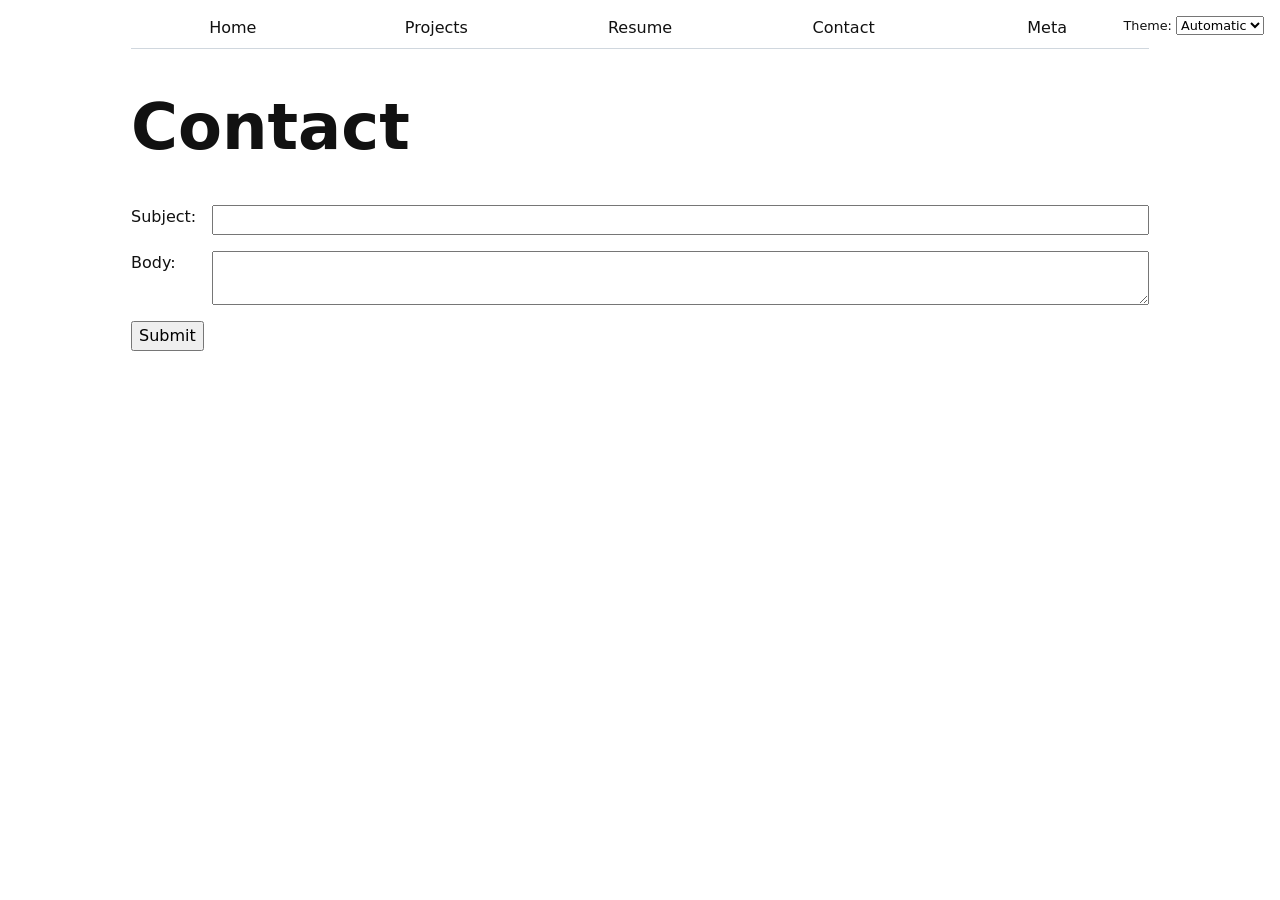
<file: contact/index.html>
<!DOCTYPE html>
<html lang="en">
<head>
    <meta charset="UTF-8">
    <meta name="viewport" content="width=device-width, initial-scale=1.0">
    <title>Contact</title>
    <link rel="stylesheet" href="../style.css">
    <script src="../global.js" type="module"></script>
</head>
<body>
    <h1>Contact</h1>

    <form action="mailto:i8yang@ucsd.edu">
        <label>
            <span>Subject:</span>
            <input name="subject">
        </label>

        <label>
            <span>Body:</span>
            <textarea name="body"></textarea>
        </label>

        <button type="submit">Submit</button>
    </form>
</body>
</html>
</file>
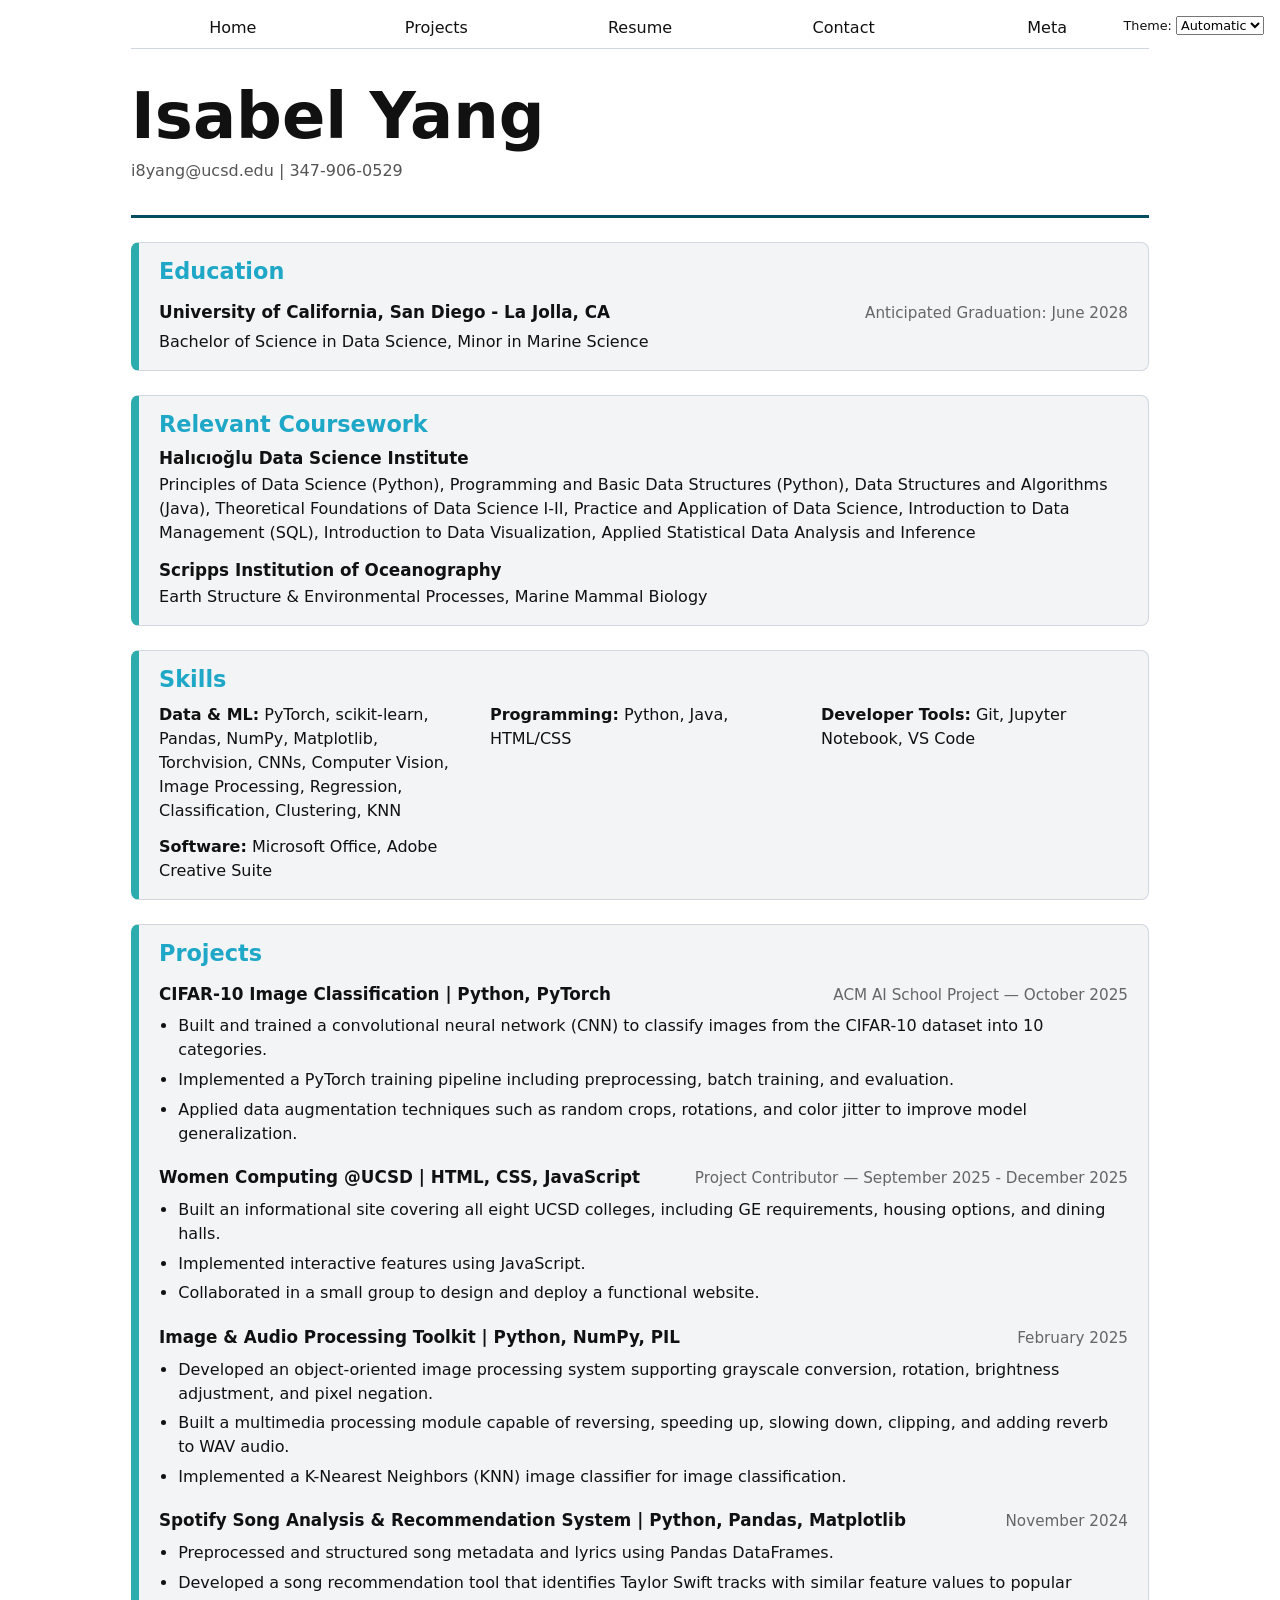
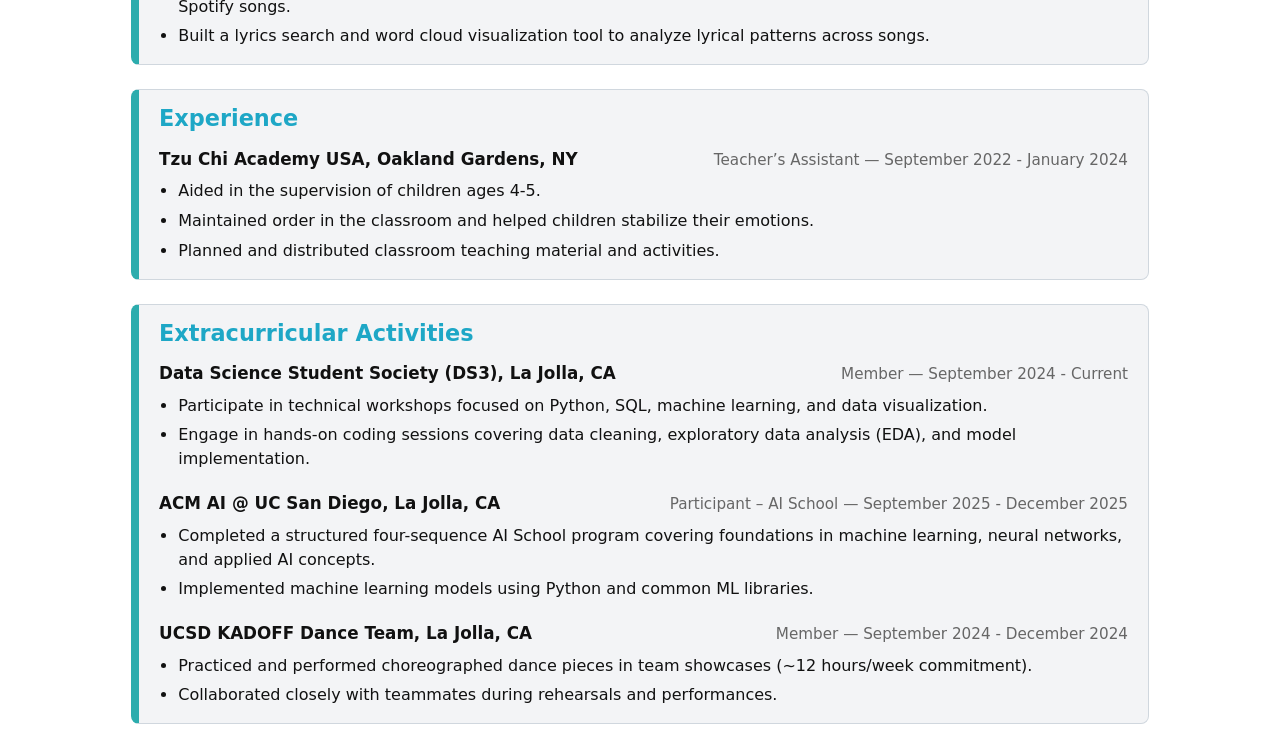
<file: resume/index.html>
<!DOCTYPE html>
<html lang="en">
<head>
    <meta charset="UTF-8">
    <meta name="viewport" content="width=device-width, initial-scale=1.0">
    <title>Resume</title>
    <link rel="stylesheet" href="../style.css">
    <script src="../global.js" type="module"></script>
</head>
<body>
    <!-- <nav>
        <ul>
            <li><a href="../">Home</a></li>
            <li><a href="../projects/">Projects</a></li>
            <li><a href="../resume/">Resume</a></li>
            <li><a href="../contact/">Contact</a></li>
        </ul>
    </nav> -->

<main class="resume">
    <header class="resume-header">
        <h1>Isabel Yang</h1>
        <p class="resume-contact">i8yang@ucsd.edu | 347-906-0529</p>
    </header>

    <section>
        <h2>Education</h2>
        <article class="resume-entry">
            <header>
                <h3>University of California, San Diego - La Jolla, CA</h3>
                <p class="meta">Anticipated Graduation: <time datetime="2028-06">June 2028</time></p>
            </header>
            <p>Bachelor of Science in Data Science, Minor in Marine Science</p>
        </article>
    </section>

    <section>
        <h2>Relevant Coursework</h2>

        <article class="resume-entry">
            <header>
                <h3>Halıcıoğlu Data Science Institute</h3>
            </header>
            <p>
                Principles of Data Science (Python), Programming and Basic Data Structures (Python),
                Data Structures and Algorithms (Java), Theoretical Foundations of Data Science I-II,
                Practice and Application of Data Science, Introduction to Data Management (SQL),
                Introduction to Data Visualization, Applied Statistical Data Analysis and Inference
            </p>
        </article>

        <article class="resume-entry">
            <header>
                <h3>Scripps Institution of Oceanography</h3>
            </header>
            <p>Earth Structure &amp; Environmental Processes, Marine Mammal Biology</p>
        </article>
    </section>

    <section>
        <h2>Skills</h2>
        <div class="skills-grid">
            <p><strong>Data &amp; ML:</strong> PyTorch, scikit-learn, Pandas, NumPy, Matplotlib, Torchvision, CNNs, Computer Vision, Image Processing, Regression, Classification, Clustering, KNN</p>
            <p><strong>Programming:</strong> Python, Java, HTML/CSS</p>
            <p><strong>Developer Tools:</strong> Git, Jupyter Notebook, VS Code</p>
            <p><strong>Software:</strong> Microsoft Office, Adobe Creative Suite</p>
        </div>
    </section>

    <section>
        <h2>Projects</h2>

        <article class="resume-entry">
            <header>
                <h3>CIFAR-10 Image Classification | Python, PyTorch</h3>
                <p class="meta">ACM AI School Project — <time datetime="2025-10">October 2025</time></p>
            </header>
            <ul>
                <li>Built and trained a convolutional neural network (CNN) to classify images from the CIFAR-10 dataset into 10 categories.</li>
                <li>Implemented a PyTorch training pipeline including preprocessing, batch training, and evaluation.</li>
                <li>Applied data augmentation techniques such as random crops, rotations, and color jitter to improve model generalization.</li>
            </ul>
        </article>

        <article class="resume-entry">
            <header>
                <h3>Women Computing @UCSD | HTML, CSS, JavaScript</h3>
                <p class="meta">Project Contributor — <time datetime="2025-09">September 2025</time> - <time datetime="2025-12">December 2025</time></p>
            </header>
            <ul>
                <li>Built an informational site covering all eight UCSD colleges, including GE requirements, housing options, and dining halls.</li>
                <li>Implemented interactive features using JavaScript.</li>
                <li>Collaborated in a small group to design and deploy a functional website.</li>
            </ul>
        </article>

        <article class="resume-entry">
            <header>
                <h3>Image &amp; Audio Processing Toolkit | Python, NumPy, PIL</h3>
                <p class="meta"><time datetime="2025-02">February 2025</time></p>
            </header>
            <ul>
                <li>Developed an object-oriented image processing system supporting grayscale conversion, rotation, brightness adjustment, and pixel negation.</li>
                <li>Built a multimedia processing module capable of reversing, speeding up, slowing down, clipping, and adding reverb to WAV audio.</li>
                <li>Implemented a K-Nearest Neighbors (KNN) image classifier for image classification.</li>
            </ul>
        </article>

        <article class="resume-entry">
            <header>
                <h3>Spotify Song Analysis &amp; Recommendation System | Python, Pandas, Matplotlib</h3>
                <p class="meta"><time datetime="2024-11">November 2024</time></p>
            </header>
            <ul>
                <li>Preprocessed and structured song metadata and lyrics using Pandas DataFrames.</li>
                <li>Developed a song recommendation tool that identifies Taylor Swift tracks with similar feature values to popular Spotify songs.</li>
                <li>Built a lyrics search and word cloud visualization tool to analyze lyrical patterns across songs.</li>
            </ul>
        </article>
    </section>

    <section>
        <h2>Experience</h2>
        <article class="resume-entry">
            <header>
                <h3>Tzu Chi Academy USA, Oakland Gardens, NY</h3>
                <p class="meta">Teacher’s Assistant — <time datetime="2022-09">September 2022</time> - <time datetime="2024-01">January 2024</time></p>
            </header>
            <ul>
                <li>Aided in the supervision of children ages 4-5.</li>
                <li>Maintained order in the classroom and helped children stabilize their emotions.</li>
                <li>Planned and distributed classroom teaching material and activities.</li>
            </ul>
        </article>
    </section>

    <section>
        <h2>Extracurricular Activities</h2>

        <article class="resume-entry">
            <header>
                <h3>Data Science Student Society (DS3), La Jolla, CA</h3>
                <p class="meta">Member — <time datetime="2024-09">September 2024</time> - Current</p>
            </header>
            <ul>
                <li>Participate in technical workshops focused on Python, SQL, machine learning, and data visualization.</li>
                <li>Engage in hands-on coding sessions covering data cleaning, exploratory data analysis (EDA), and model implementation.</li>
            </ul>
        </article>

        <article class="resume-entry">
            <header>
                <h3>ACM AI @ UC San Diego, La Jolla, CA</h3>
                <p class="meta">Participant – AI School — <time datetime="2025-09">September 2025</time> - <time datetime="2025-12">December 2025</time></p>
            </header>
            <ul>
                <li>Completed a structured four-sequence AI School program covering foundations in machine learning, neural networks, and applied AI concepts.</li>
                <li>Implemented machine learning models using Python and common ML libraries.</li>
            </ul>
        </article>

        <article class="resume-entry">
            <header>
                <h3>UCSD KADOFF Dance Team, La Jolla, CA</h3>
                <p class="meta">Member — <time datetime="2024-09">September 2024</time> - <time datetime="2024-12">December 2024</time></p>
            </header>
            <ul>
                <li>Practiced and performed choreographed dance pieces in team showcases (~12 hours/week commitment).</li>
                <li>Collaborated closely with teammates during rehearsals and performances.</li>
            </ul>
        </article>
    </section>
</main>
</file>
<file: style.css>
html {
  --color-accent: #024D60;
  --color-accent-light: #2CACAD;
  --text-color: #111;
  --background-color: #ffffff;
  --border-color: #d0d7de;
  --nav-border-color: #d0d7de;
  --section-background: #f3f4f6;
  --muted-text: #555;
  --meta-text: #666;
  --heading-color: #1ea7c6;

  accent-color: var(--color-accent);
  color-scheme: light;
}

html[data-theme="dark"] {
  --text-color: #f5f5f5;
  --background-color: #0b0b0b;
  --border-color: #444;
  --nav-border-color: #444;
  --section-background: #1e1e1e;
  --muted-text: #b8b8b8;
  --meta-text: #b0b0b0;
  --heading-color: #66d9ff;

  color-scheme: dark;
}

body {
  font: 100%/1.5 system-ui;
  max-width: 100ch;
  margin-inline: auto;
  padding-inline: 1em;
  color: var(--text-color);
  background-color: var(--background-color);
}

nav {
  display: flex;
  margin-bottom: 1.5em;
  border-bottom: 1px solid var(--nav-border-color);
}

nav ul,
nav li {
  display: contents;
}

nav a {
  flex: 1;
  text-decoration: none;
  color: inherit;
  text-align: center;
  padding: 0.5em;
}

nav a.current {
  border-bottom: 0.4em solid var(--color-accent);
  padding-bottom: 0.1em;
}

nav a:hover {
  border-bottom: 0.4em solid var(--color-accent-light);
  padding-bottom: 0.1em;
  background-color: color-mix(in oklch, var(--color-accent), canvas 85%);
}

.color-scheme {
  position: absolute;
  top: 1rem;
  right: 1rem;
  font-size: 80%;
  color: var(--text-color);
  background: var(--background-color);
}

input,
textarea,
button,
select {
  font: inherit;
}

form {
  display: grid;
  grid-template-columns: auto 1fr;
  gap: 1em;
}

form label {
  display: grid;
  grid-template-columns: subgrid;
  grid-column: 1 / -1;
  align-items: start;
}

form input,
form textarea {
  width: 100%;
  box-sizing: border-box;
}

form button {
  grid-column: 1 / -1;
  justify-self: start;
}

h1,
h2,
h3,
h4,
h5,
h6 {
  line-height: 1.1;
  text-wrap: balance;
}

h1 {
  font-size: 400%;
}

.projects {
  display: grid;
  grid-template-columns: repeat(auto-fill, minmax(15em, 1fr));
  gap: 1em;
}

.projects article {
  display: grid;
  grid-template-rows: subgrid;
  grid-row: span 3;
  gap: 1em;
}

.projects h2,
.projects p {
  margin: 0;
}

.projects img {
  width: 100%;
  height: auto;
  display: block;
}

.resume {
  display: grid;
  gap: 1.5rem;
}

.resume-header {
  padding-block: 0.5rem 1rem;
  border-bottom: 3px solid var(--color-accent);
}

.resume-header h1 {
  margin: 0;
}

.resume-contact {
  margin-top: 0.5rem;
  color: var(--muted-text);
}

.resume section {
  background: var(--section-background);
  border: 1px solid var(--border-color);
  border-left: 0.5rem solid var(--color-accent-light);
  border-radius: 0.5rem;
  padding: 1rem 1.25rem;
}

.resume section h2 {
  margin: 0 0 0.75rem 0;
  color: var(--heading-color);
  font-size: 1.4rem;
}

.resume-entry {
  margin-bottom: 1rem;
}

.resume-entry:last-child {
  margin-bottom: 0;
}

.resume-entry header {
  display: flex;
  justify-content: space-between;
  align-items: baseline;
  gap: 1rem;
  flex-wrap: wrap;
  margin-bottom: 0.35rem;
}

.resume-entry h3 {
  margin: 0;
  font-size: 1.05rem;
}

.resume-entry .meta {
  color: var(--meta-text);
  font-size: 0.95rem;
}

.resume-entry p {
  margin: 0.35rem 0 0 0;
}

.resume-entry ul {
  margin: 0.5rem 0 0 1.2rem;
  padding: 0;
}

.resume-entry li + li {
  margin-top: 0.35rem;
}

.skills-grid {
  display: grid;
  grid-template-columns: repeat(auto-fit, minmax(16rem, 1fr));
  gap: 0.75rem 1.5rem;
}

.skills-grid p {
  margin: 0;
}

.resume strong {
  color: inherit;
  font-weight: 700;
}

@media (max-width: 700px) {
  .resume-entry header {
    flex-direction: column;
    gap: 0.2rem;
  }
}

#profile-stats dl {
  display: grid;
  grid-template-columns: repeat(4, 1fr);
  gap: 0.5rem 2rem;
  margin: 0;
}

#profile-stats dt {
  grid-row: 1;
  color: var(--muted-text);
  font-size: 0.75rem;
  font-weight: 700;
  text-transform: uppercase;
}

#profile-stats dd {
  grid-row: 2;
  margin: 0;
  font-size: 1.75rem;
}

.project-year {
  color: gray;
  font-family: Baskerville, serif;
  font-variant-numeric: oldstyle-nums;
  margin-top: 0.25em;
}

.chart-container {
  display: flex;
  align-items: center;
  gap: 2em;
  margin-block: 2em;
}

#projects-pie-plot {
  max-width: 20em;
  overflow: visible;
}

.legend {
  flex: 1;
  display: grid;
  grid-template-columns: repeat(auto-fill, minmax(9em, 1fr));
  gap: 1em;
  padding: 1em;
  margin: 0;
  border: 1px solid var(--border-color);
  border-radius: 0.5em;
  list-style: none;
}

.legend-item {
  display: flex;
  align-items: center;
  gap: 0.5em;
}

.swatch {
  width: 1em;
  aspect-ratio: 1 / 1;
  background-color: var(--color);
  border-radius: 0.25em;
  display: inline-block;
}

.searchBar {
  width: 100%;
  box-sizing: border-box;
  padding: 0.75em 1em;
  margin-block: 1em 2em;
  font: inherit;
  border: 1px solid var(--border-color);
  border-radius: 0.5em;
  color: var(--text-color);
  background-color: var(--background-color);
}

#projects-pie-plot path {
  cursor: pointer;
  transition: 300ms;
}

#projects-pie-plot:has(path:hover) path:not(:hover) {
  opacity: 0.5;
}

.selected {
  --color: oklch(60% 45% 0) !important;
}

.selected:is(path) {
  fill: var(--color);
}

.legend-item {
  cursor: pointer;
}

.legend-item.selected {
  font-weight: bold;
  color: var(--color);
}

.stats {
  display: grid;
  grid-template-columns: repeat(auto-fit, minmax(10em, 1fr));
  gap: 1em;
  margin-block: 2em;
}

.stats dt {
  font-weight: bold;
  color: gray;
}

.stats dd {
  margin: 0;
  font-size: 2em;
}

.gridlines line {
  stroke: currentColor;
  stroke-opacity: 0.15;
}

.gridlines path {
  display: none;
}

dl.info {
  display: grid;
  grid-template-columns: auto 1fr;
  gap: 0.25em 0.75em;
  margin: 0;
  transition-duration: 500ms;
  transition-property: opacity, visibility;
}

dl.info dt {
  font-weight: bold;
  color: gray;
}

dl.info dd {
  margin: 0;
}

.tooltip {
  position: fixed;
  top: 1em;
  left: 1em;
  background-color: rgba(255, 255, 255, 0.9);
  box-shadow: 0 4px 16px rgba(0, 0, 0, 0.2);
  border-radius: 0.5em;
  padding: 1em;
  backdrop-filter: blur(8px);
  z-index: 10;
}

dl.info[hidden]:not(:hover, :focus-within) {
  opacity: 0;
  visibility: hidden;
}

circle {
  transition: 200ms;
  transform-origin: center;
  transform-box: fill-box;
}

circle:hover {
  transform: scale(1.5);
}

circle.selected {
  fill: #ff6b6b;
}

@keyframes marching-ants {
  to {
    stroke-dashoffset: -8;
  }
}

.selection {
  fill-opacity: 0.1;
  stroke: black;
  stroke-opacity: 0.7;
  stroke-dasharray: 5 3;
  animation: marching-ants 2s linear infinite;
}
</file>
